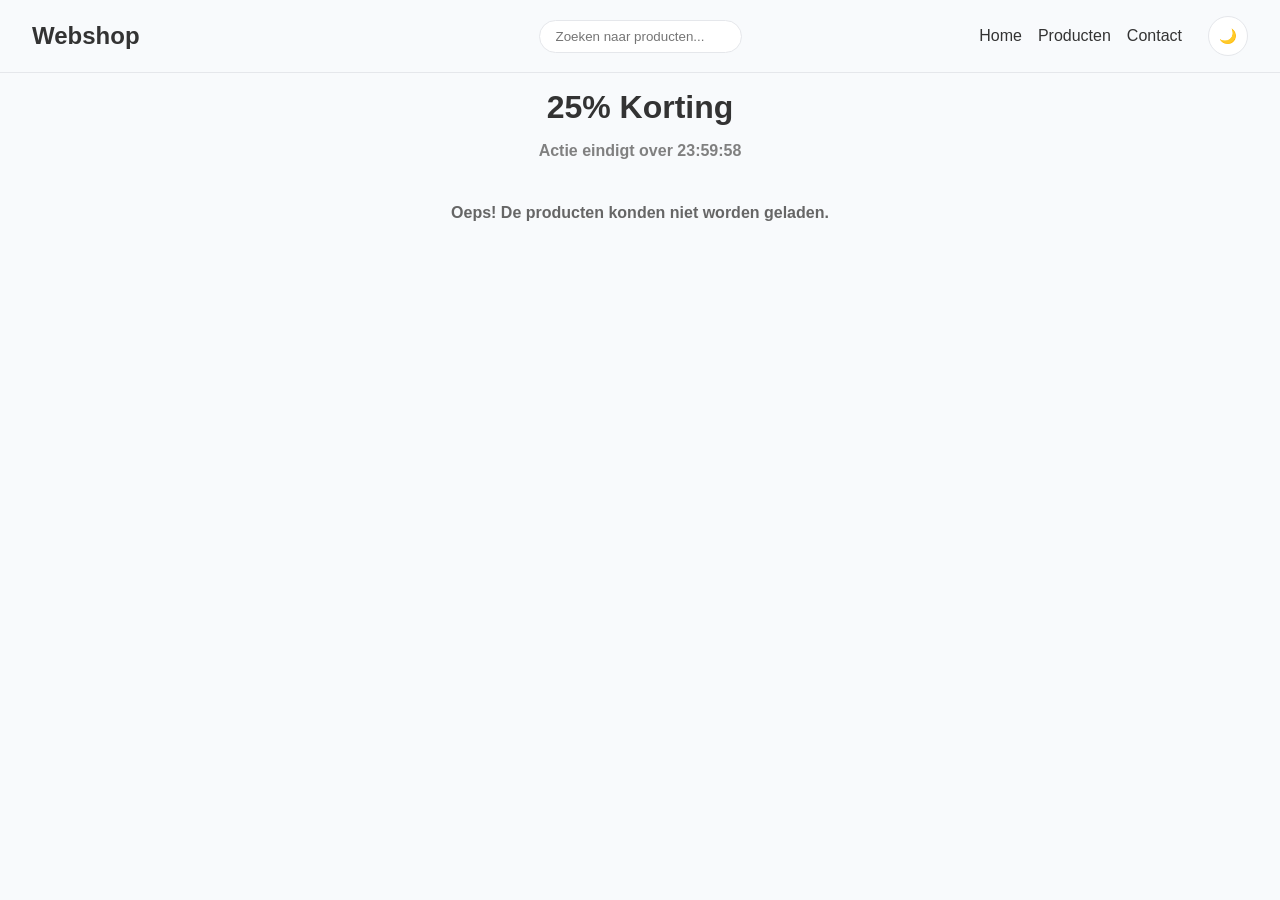
<file: index.html>
<!DOCTYPE html>
<html lang="nl">
<head>
  <meta charset="UTF-8">
  <meta name="viewport" content="width=device-width, initial-scale=1.0">
  <title>Flash Sale Webshop</title>
  <link rel="stylesheet" href="style.css">
</head>
<body>
  <header class="header">
    <a class="logo" href="index.html">Webshop</a>
 
    <form class="search" action="productpagina.html" method="get">
      <input type="search" class="search-bar" name="q" placeholder="Zoeken naar producten..." aria-label="Zoeken naar producten">
    </form>
 
    <nav class="nav">
      <a href="index.html">Home</a>
      <a href="productpagina.html">Producten</a>
      <a href="contactpagina.html">Contact</a>
      <button id="theme-toggle" class="theme-toggle-btn" type="button">🌙</button>
    </nav>
  </header>
 
  <main>
    <h1 class="product-title">25% Korting</h1>
    <p class="countdown" role="timer">Actie eindigt over <span id="countdown">...</span></p>
 
    <div class="product-list">
      <p id="loading-message" role="status">Producten laden...</p>
      <p id="no-results-message">Geen producten gevonden.</p>
    </div>
  </main>
 
  <script src="script.js"></script>
</body>
</html>
</file>
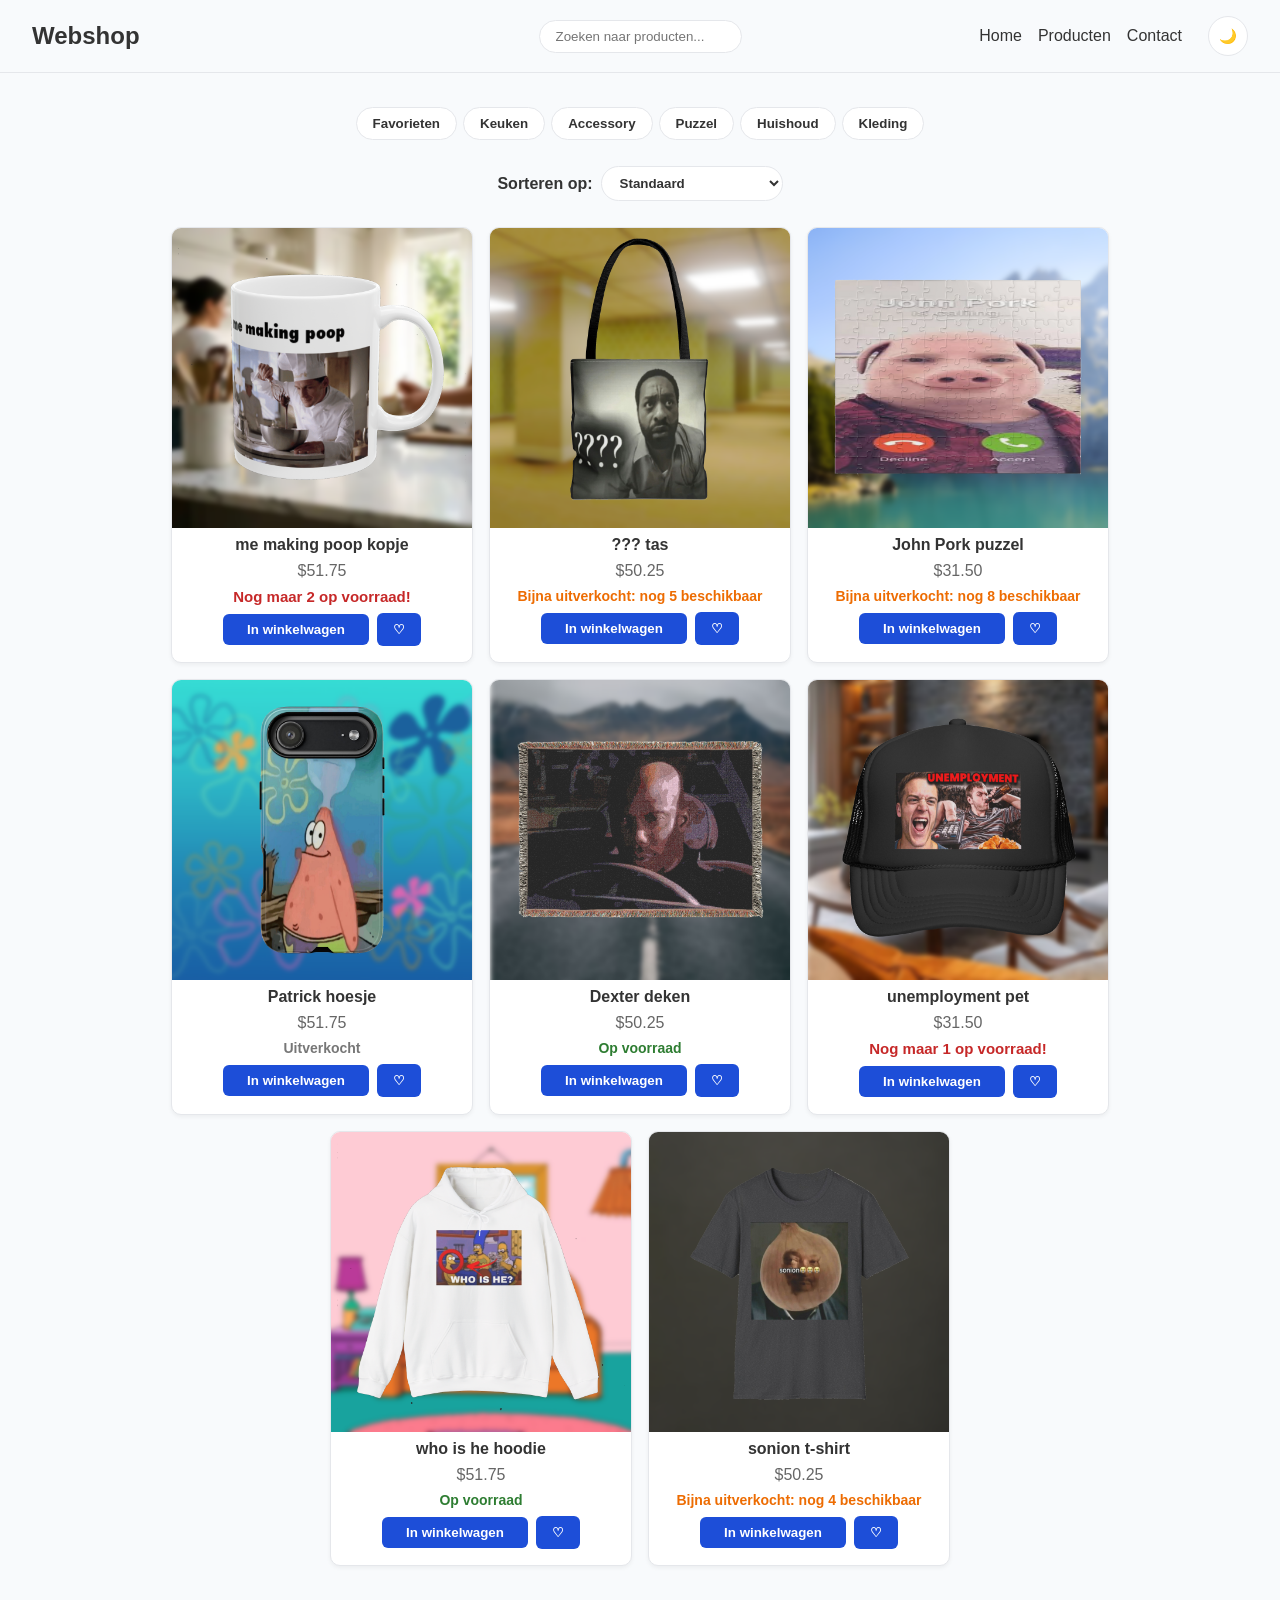
<file: productpagina.html>
<!DOCTYPE html>
<html lang="nl">
<head>
  <meta charset="UTF-8">
  <meta name="viewport" content="width=device-width, initial-scale=1.0">
  <title>Flash Sale Webshop</title>
  <link rel="stylesheet" href="style.css">
</head>
<body>
  <header class="header">
    <a class="logo" href="index.html">Webshop</a>

    <form class="search" action="productpagina.html" method="get">
      <input type="search" class="search-bar" name="q" placeholder="Zoeken naar producten..." aria-label="Zoeken naar producten">
    </form>

    <nav class="nav">
      <a href="index.html">Home</a>
      <a href="productpagina.html">Producten</a>
      <a href="contactpagina.html">Contact</a>
      <button id="theme-toggle" class="theme-toggle-btn" type="button">🌙</button>
    </nav>
  </header>

  <main class="product-page">

    <div class="filter-container">
    </div>

    <div class="product-list">
      <p id="loading-message" role="status">Producten laden...</p>
      <p id="no-results-message">Geen producten gevonden.</p>
    </div>
  </main>

  <script src="script.js"></script>
</body>
</html>
</file>
<file: style.css>
* {
  margin: 0;
  padding: 0;
  box-sizing: border-box;
}

body {
  font-family: Arial, Helvetica, sans-serif;
  background-color: #f9fafb;
}

a {
  text-decoration: none;
  color: black;
}

main {
  padding: 1rem 2rem;
}

header {
  display: grid;
  grid-template-columns: 1fr auto 1fr;
  align-items: center;
  gap: 1rem;
  border-bottom: 1px solid var(--subtle-border-color);
  background-color: #ffffff;
  padding: 1rem 2rem;
}

.logo {
  justify-self: start;
}

.search {
  justify-self: center;
}

nav {
  display: flex;
  align-items: center;
  gap: 1rem;
  justify-self: end;
}

nav a {
  color: var(--text-color);
  text-decoration: none;
  font-weight: 500;
}


.product-page {
  display: flex;
  flex-direction: column;
  gap: 1rem;
  padding-top: 1.5rem;
}


.logo {
  font-size: 24px;
  font-weight: bold;
}

.search-bar {
  display: block;
  width: 100%;
  max-width: 300px;
  margin: 0 auto;
  padding: 8px 16px;
  border: 1px solid var(--border-color);
  background-color: var(--control-bg);
  color: var(--text-color);
  border-radius: 20px;
}

.search{
  display:flex;
  gap: 0.5rem;
}

.product-title {
  text-align: center;
  margin: 0 0 1rem;
}

.countdown {
  text-align: center;
  font-weight: bold;
  margin: 0 0 1.5rem;
  color: gray;
}

.product-list {
  display: flex;
  flex-wrap: wrap;
  gap: 1rem;
  justify-content: center;
  max-width: 1300px;
  margin: 0 auto;
  padding: 0 1rem 1.5rem;
}

.product-container {
  display: flex;
  flex-direction: column;
  align-items: center;
  gap: 0.5rem;
  width: 302px;
  padding: 0 0 1rem;
  border: 1px solid var(--subtle-border-color);
  background-color: #ffffff;
  border-radius: 10px;
  overflow: hidden;
  box-shadow: 0 2px 4px rgba(0, 0, 0, 0.05);
}

.product-container > img {
  width: 100%;
  height: auto;
  aspect-ratio: 1 / 1;
  object-fit: cover;
}

.product-container span {
  width: 100%;
  padding: 0 1rem;
  text-align: center;
}

.product-card__name {
  font-weight: bold;
}

.product-card__price {
  color: #666;
}

.stock-badge {
  color: var(--stock-badge-color);
  font-size: 14px;
  font-weight: bold;
}

/* User Story 7 - kleuren van de voorraadmelding */
.stock-ok     { color: #2e7d32; }
.stock-medium { color: #ed6c02; }
.stock-low    { color: #c62828; font-size: 15px; }
.stock-out    { color: #777777; }

:root {
  --primary-color: #1d4ed8;
  --primary-color-dark: #1e40af;
}

.btn-primary {
  background-color: var(--primary-color);
  color: white;
  border: none;
  padding: 8px 24px;
  border-radius: 6px;
  font-weight: bold;
  cursor: pointer;
}

.btn-primary:hover {
  background-color: var(--primary-color-dark);
}

.btn-primary.clicked {
  background-color: #2e7d32;
}

.favorite-button {
  width: 44px;
  height: 33px;
  padding: 0;
  background-color: var(--primary-color);
  color: white;
  border: none;
  border-radius: 6px;
  font-weight: bold;
  cursor: pointer;
}

.favorite-button:hover {
  background-color: var(--primary-color-dark);
}

.product-card__actions {
  display: flex;
  align-items: center;
  gap: 0.5rem;
}

#no-results-message {
  display: none;
  width: 100%;
  text-align: center;
  font-weight: bold;
  color: #666;
  margin-top: 20px;
}

@media (max-width: 700px) {
  header {
    display: flex;
    justify-content: center;
    flex-wrap: wrap;
    gap: 1.5rem;
  }

  .logo {
    order: 1;
  }

  nav {
    order: 2;
  }

  .search {
    order: 3;
    width: 75%;
  }

  .search-bar {
    flex: 1;
    max-width: none;
    margin: 0;
  }
}

.filter-container {
  display: flex;
  flex-wrap: wrap;
  justify-content: center;
  gap: 6px;
  margin: 10px 0;
}

.filter-container {
  margin-bottom: 0;
}

.sort-container {
  margin-top: 0;
}

.filter-btn {
  max-width: 100%;
  padding: 8px 16px;
  border: 1px solid var(--border-color);
  background-color: var(--control-bg);
  color: var(--text-color);
  border-radius: 20px;
  cursor: pointer;
  font-weight: bold;
  transition: all 0.3s ease;
}

.filter-btn:hover {
  background-color: var(--control-hover-bg);
}

.filter-btn.active {
  background-color: var(--primary-color);
  color: white;
  border-color: var(--primary-color);
}

@media (max-width: 700px) {
  .filter-container {
    display: grid;
    grid-template-columns: repeat(auto-fit, minmax(min(140px, 100%), 1fr));
    width: 100%;
    max-width: 560px;
    margin: 10px auto;
  }

  .filter-btn {
    min-width: 0;
    padding: 8px 12px;
  }
}

:root {
  --bg-color: #f8fafc;
  --text-color: #333333;
  --card-bg: #ffffff;
  --border-color: #e5e7eb;
  --subtle-border-color: #e5e7eb;
  --control-bg: var(--card-bg);
  --control-hover-bg: #f0f0f0;
  --stock-badge-color: #1d4ed8;
}

body.dark-mode {
  --bg-color: #191b1f;
  --text-color: #f1f1f1;
  --card-bg: #24272d;
  --border-color: #454545;
  --subtle-border-color: #343840;
  --control-bg: var(--card-bg);
  --control-hover-bg: #2a2a2a;
  --primary-color: #1e3a8a;
  --primary-color-dark: #172554;
  --stock-badge-color: #1e40af;
}

body {
  background-color: var(--bg-color);
  color: var(--text-color);
}

.header, .nav, header, nav, .header a, .nav a, header a, nav a {
  background-color: var(--bg-color);
  color: var(--text-color);
}

.product-card {
  background-color: var(--card-bg);
  color: var(--text-color);
}

.theme-toggle-btn {
  background-color: var(--control-bg);
  color: var(--text-color);
  border: 1px solid var(--border-color);
  width: 40px;
  height: 40px;
  padding: 0;
  border-radius: 50%;
  font-size: 0.9rem;
  font-weight: 600;
  cursor: pointer;
  transition: all 0.3s ease;
  display: inline-flex;
  align-items: center;
  justify-content: center;
  margin-left: 10px;
}

.theme-toggle-btn:hover {
  background-color: var(--control-hover-bg);
  transform: translateY(-2px);
}

.theme-toggle-btn:active {
  transform: translateY(0);
}

.sort-container {
  display: flex;
  justify-content: center;
  align-items: center;
  gap: 8px;
  margin: 10px 0;
}

.sort-container label {
  font-weight: bold;
}

.sort-select {
  padding: 8px 14px;
  border: 1px solid var(--border-color);
  border-radius: 20px;
  background-color: var(--control-bg);
  color: var(--text-color);
  font-weight: bold;
  cursor: pointer;
}

#loading-message {
 display: none;
  width: 100%;
  text-align: center;
  font-weight: bold;
  color: #666;
  margin-top: 20px;
}
</file>
